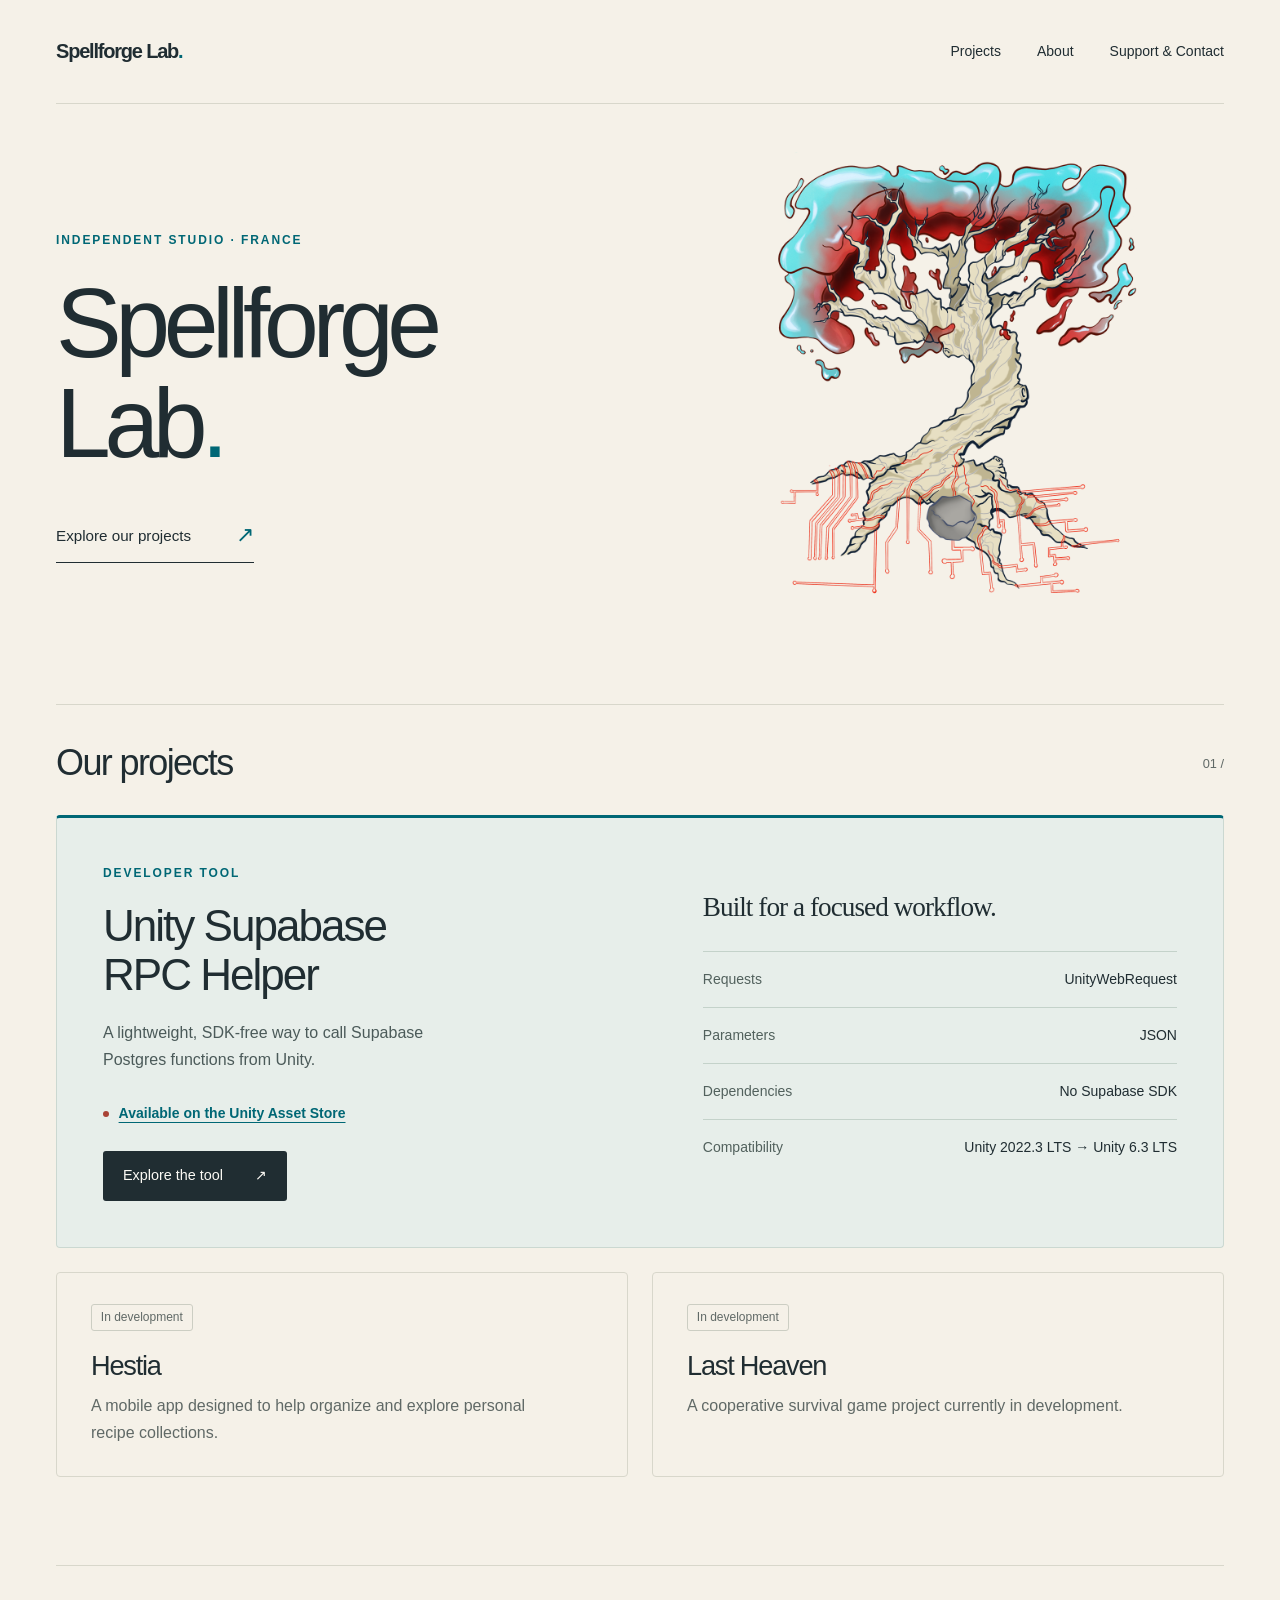
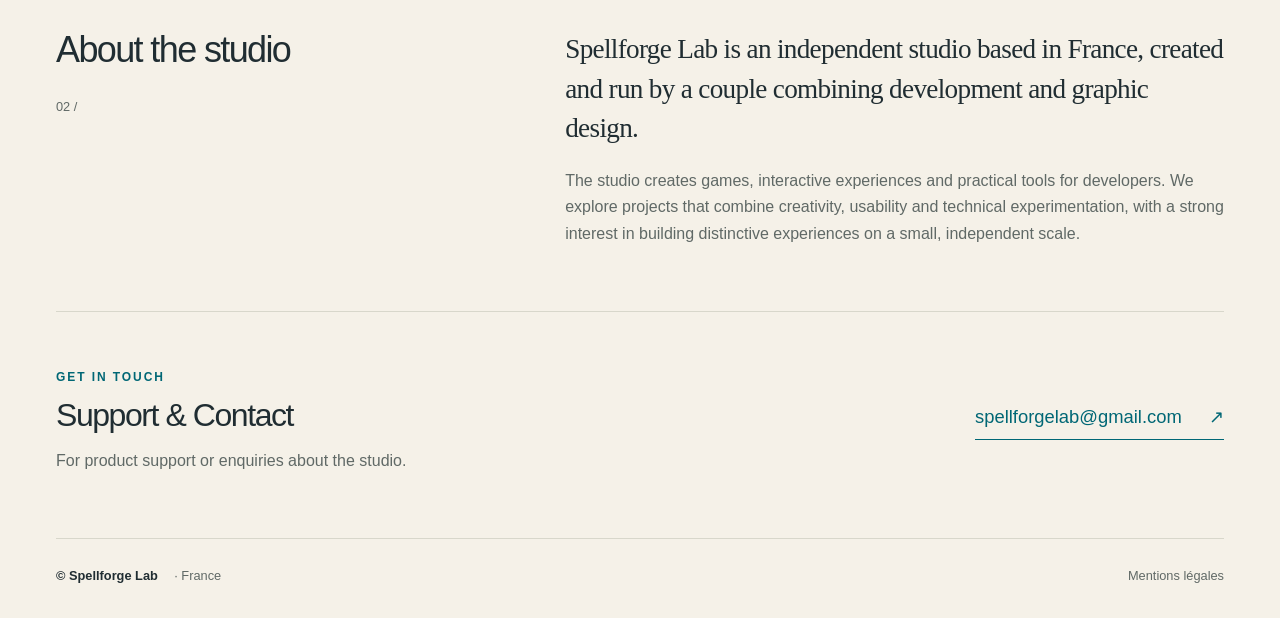
<file: index.html>
<!doctype html>
<html lang="en">
<head>
  <meta charset="utf-8">
  <meta name="viewport" content="width=device-width, initial-scale=1">
  <title>Spellforge Lab — Independent studio</title>
  <meta name="description" content="Spellforge Lab is an independent studio based in France, combining development and graphic design to create games, interactive experiences and developer tools.">
  <meta property="og:title" content="Spellforge Lab">
  <meta property="og:description" content="An independent studio based in France. Discover our projects, meet the studio and get in touch.">
  <meta property="og:type" content="website">
  <link rel="stylesheet" href="assets/styles.css">
</head>
<body>
  <a class="skip-link" href="#main">Skip to content</a>
  <header class="site-header wrap">
    <a class="wordmark" href="index.html" aria-current="page">Spellforge Lab<span class="brand-dot" aria-hidden="true">.</span></a>
    <nav aria-label="Main navigation"><a href="#projects">Projects</a><a href="#about">About</a><a href="#contact">Support &amp; Contact</a></nav>
  </header>
  <main id="main">
    <section class="hero wrap" aria-labelledby="studio-title">
      <div class="hero-copy"><p class="eyebrow">Independent studio · France</p><h1 id="studio-title">Spellforge<br>Lab<span class="brand-dot" aria-hidden="true">.</span></h1><a class="text-link" href="#projects">Explore our projects <span aria-hidden="true">↗</span></a></div>
      <div class="hero-art"><img src="assets/spellforge-lab.png" width="900" height="1200" alt="Spellforge Lab logo: a cream-coloured tree with cyan and red foliage, its roots becoming electronic circuits." fetchpriority="high"></div>
    </section>
    <section class="projects wrap section" id="projects" aria-labelledby="projects-title">
      <div class="section-heading"><h2 id="projects-title">Our projects</h2><span class="section-index" aria-hidden="true">01 /</span></div>
      <article class="featured-project">
        <div class="project-copy"><p class="eyebrow">Developer tool</p><h3>Unity Supabase<br>RPC Helper</h3><p>A lightweight, SDK-free way to call Supabase Postgres functions from Unity.</p><p class="availability"><a href="https://assetstore.unity.com/packages/tools/integration/supabase-rpc-helper-no-sdk-394298" target="_blank" rel="noopener noreferrer">Available on the Unity Asset Store</a></p><a class="button" href="unity-supabase-rpc-helper.html">Explore the tool <span aria-hidden="true">↗</span></a></div>
        <div class="project-facts"><p class="facts-title">Built for a focused workflow.</p><dl><div><dt>Requests</dt><dd>UnityWebRequest</dd></div><div><dt>Parameters</dt><dd>JSON</dd></div><div><dt>Dependencies</dt><dd>No Supabase SDK</dd></div><div><dt>Compatibility</dt><dd>Unity 2022.3 LTS → Unity 6.3 LTS</dd></div></dl></div>
      </article>
      <div class="secondary-projects">
        <article class="quiet-card"><span class="status">In development</span><h3>Hestia</h3><p>A mobile app designed to help organize and explore personal recipe collections.</p></article>
        <article class="quiet-card"><span class="status">In development</span><h3>Last Heaven</h3><p>A cooperative survival game project currently in development.</p></article>
      </div>
    </section>
    <section class="about wrap section" id="about" aria-labelledby="about-title"><div class="section-heading"><h2 id="about-title">About the studio</h2><span class="section-index" aria-hidden="true">02 /</span></div><div class="about-copy"><p class="intro">Spellforge Lab is an independent studio based in France, created and run by a couple combining development and graphic design.</p><p>The studio creates games, interactive experiences and practical tools for developers. We explore projects that combine creativity, usability and technical experimentation, with a strong interest in building distinctive experiences on a small, independent scale.</p></div></section>
    <section class="contact wrap section" id="contact" aria-labelledby="contact-title"><div><p class="eyebrow">Get in touch</p><h2 id="contact-title">Support &amp; Contact</h2><p>For product support or enquiries about the studio.</p></div><a class="contact-link" href="mailto:spellforgelab@gmail.com">spellforgelab@gmail.com <span aria-hidden="true">↗</span></a></section>
  </main>
  <footer class="site-footer wrap"><p>© Spellforge Lab <span>· France</span></p><a href="mentions-legales.html" lang="fr">Mentions légales</a></footer>
</body>
</html>
</file>
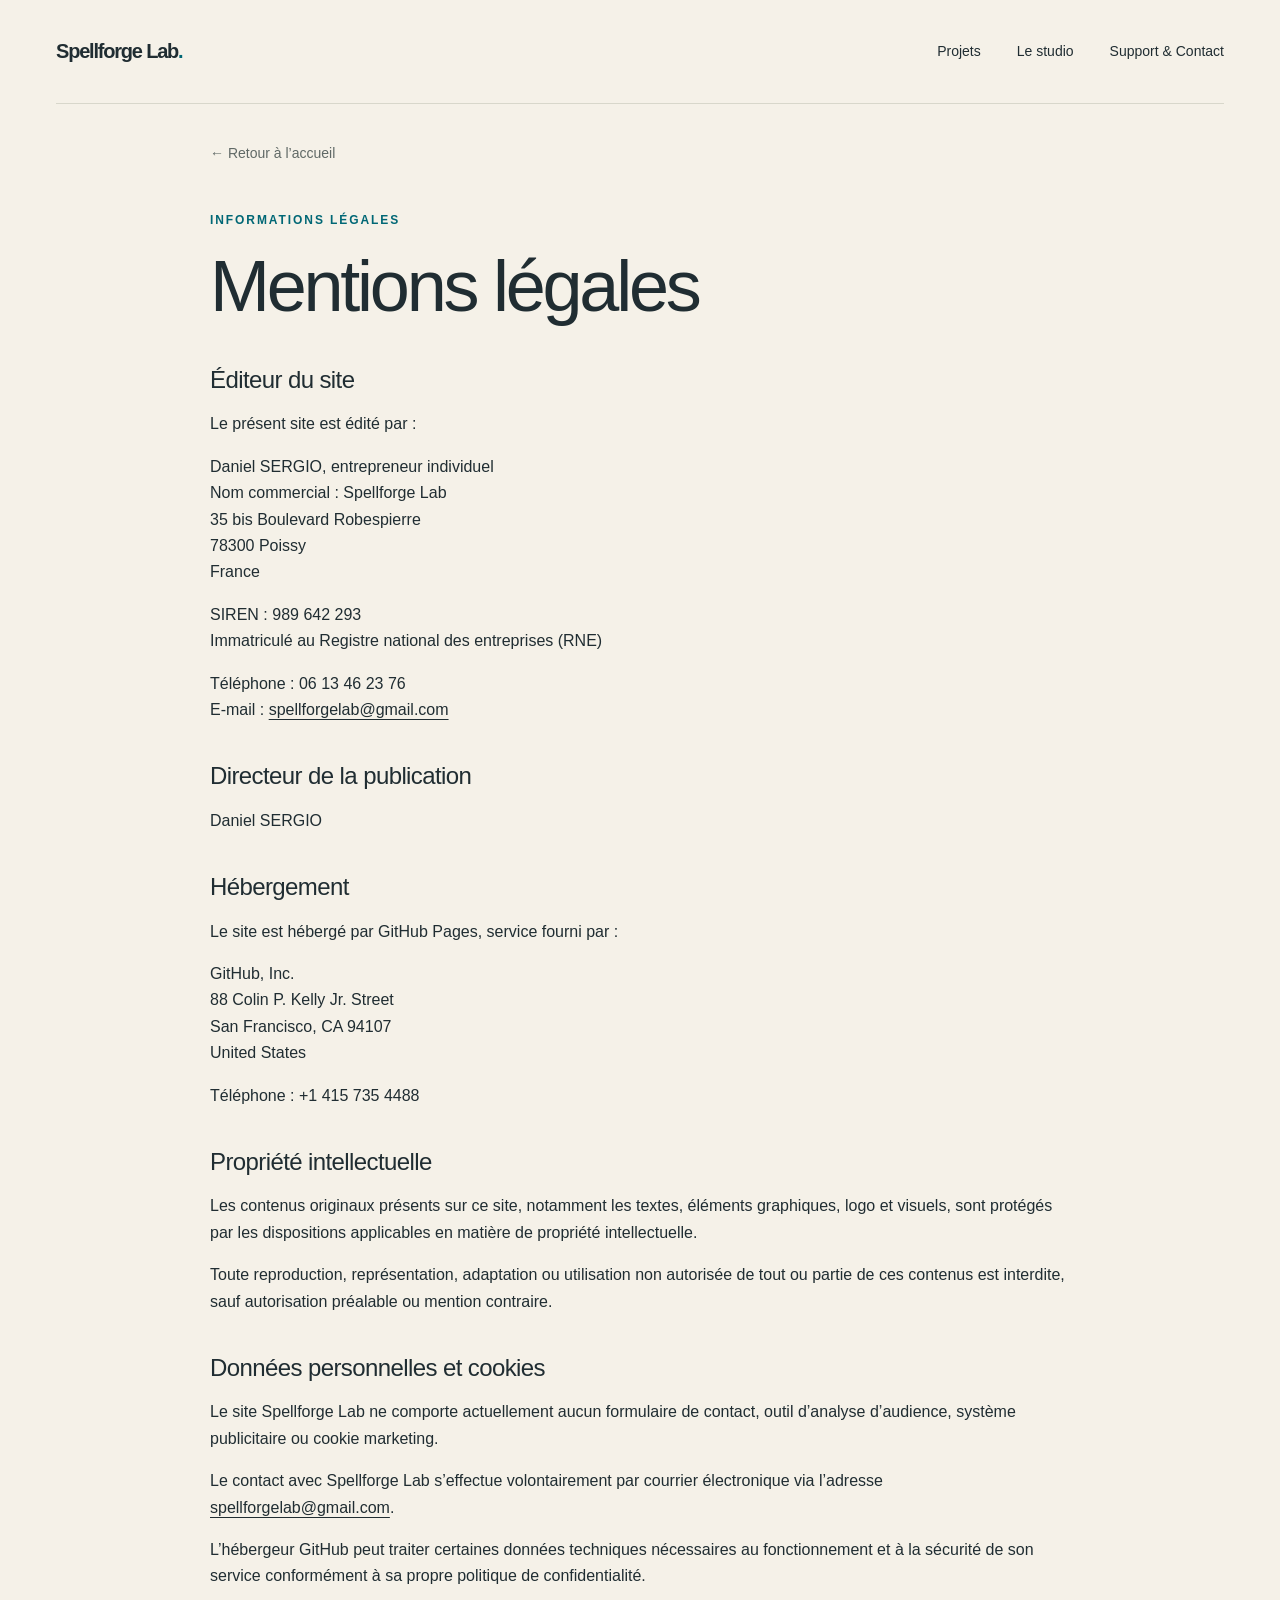
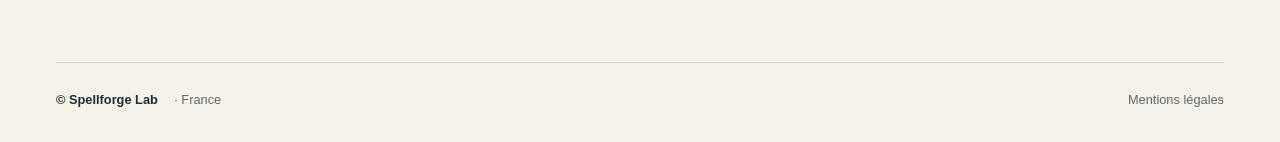
<file: mentions-legales.html>
<!doctype html>
<html lang="fr">
<head><meta charset="utf-8"><meta name="viewport" content="width=device-width, initial-scale=1"><title>Mentions légales — Spellforge Lab</title><meta name="description" content="Informations légales et contact de Spellforge Lab."><meta name="robots" content="noindex"><link rel="stylesheet" href="assets/styles.css"></head>
<body>
  <a class="skip-link" href="#main">Aller au contenu</a>
  <header class="site-header wrap"><a class="wordmark" href="index.html">Spellforge Lab<span class="brand-dot" aria-hidden="true">.</span></a><nav aria-label="Navigation principale"><a href="index.html#projects">Projets</a><a href="index.html#about">Le studio</a><a href="index.html#contact">Support &amp; Contact</a></nav></header>
  <main id="main" class="legal-page wrap">
    <a class="back-link" href="index.html">← Retour à l’accueil</a>
    <p class="eyebrow">Informations légales</p>
    <h1>Mentions légales</h1>
    <section>
      <h2>Éditeur du site</h2>
      <p>Le présent site est édité par :</p>
      <p>Daniel SERGIO, entrepreneur individuel<br>
        Nom commercial : Spellforge Lab<br>
        35 bis Boulevard Robespierre<br>
        78300 Poissy<br>
        France</p>
      <p>SIREN : 989 642 293<br>
        Immatriculé au Registre national des entreprises (RNE)</p>
      <p>Téléphone : 06 13 46 23 76<br>
        E-mail : <a href="mailto:spellforgelab@gmail.com">spellforgelab@gmail.com</a></p>
    </section>
    <section>
      <h2>Directeur de la publication</h2>
      <p>Daniel SERGIO</p>
    </section>
    <section>
      <h2>Hébergement</h2>
      <p>Le site est hébergé par GitHub Pages, service fourni par :</p>
      <p>GitHub, Inc.<br>
        88 Colin P. Kelly Jr. Street<br>
        San Francisco, CA 94107<br>
        United States</p>
      <p>Téléphone : +1 415 735 4488</p>
    </section>
    <section>
      <h2>Propriété intellectuelle</h2>
      <p>Les contenus originaux présents sur ce site, notamment les textes, éléments graphiques, logo et visuels, sont protégés par les dispositions applicables en matière de propriété intellectuelle.</p>
      <p>Toute reproduction, représentation, adaptation ou utilisation non autorisée de tout ou partie de ces contenus est interdite, sauf autorisation préalable ou mention contraire.</p>
    </section>
    <section>
      <h2>Données personnelles et cookies</h2>
      <p>Le site Spellforge Lab ne comporte actuellement aucun formulaire de contact, outil d’analyse d’audience, système publicitaire ou cookie marketing.</p>
      <p>Le contact avec Spellforge Lab s’effectue volontairement par courrier électronique via l’adresse <a href="mailto:spellforgelab@gmail.com">spellforgelab@gmail.com</a>.</p>
      <p>L’hébergeur GitHub peut traiter certaines données techniques nécessaires au fonctionnement et à la sécurité de son service conformément à sa propre politique de confidentialité.</p>
    </section>
  </main>
  <footer class="site-footer wrap"><p>© Spellforge Lab <span>· France</span></p><a href="mentions-legales.html" aria-current="page">Mentions légales</a></footer>
</body>
</html>
</file>
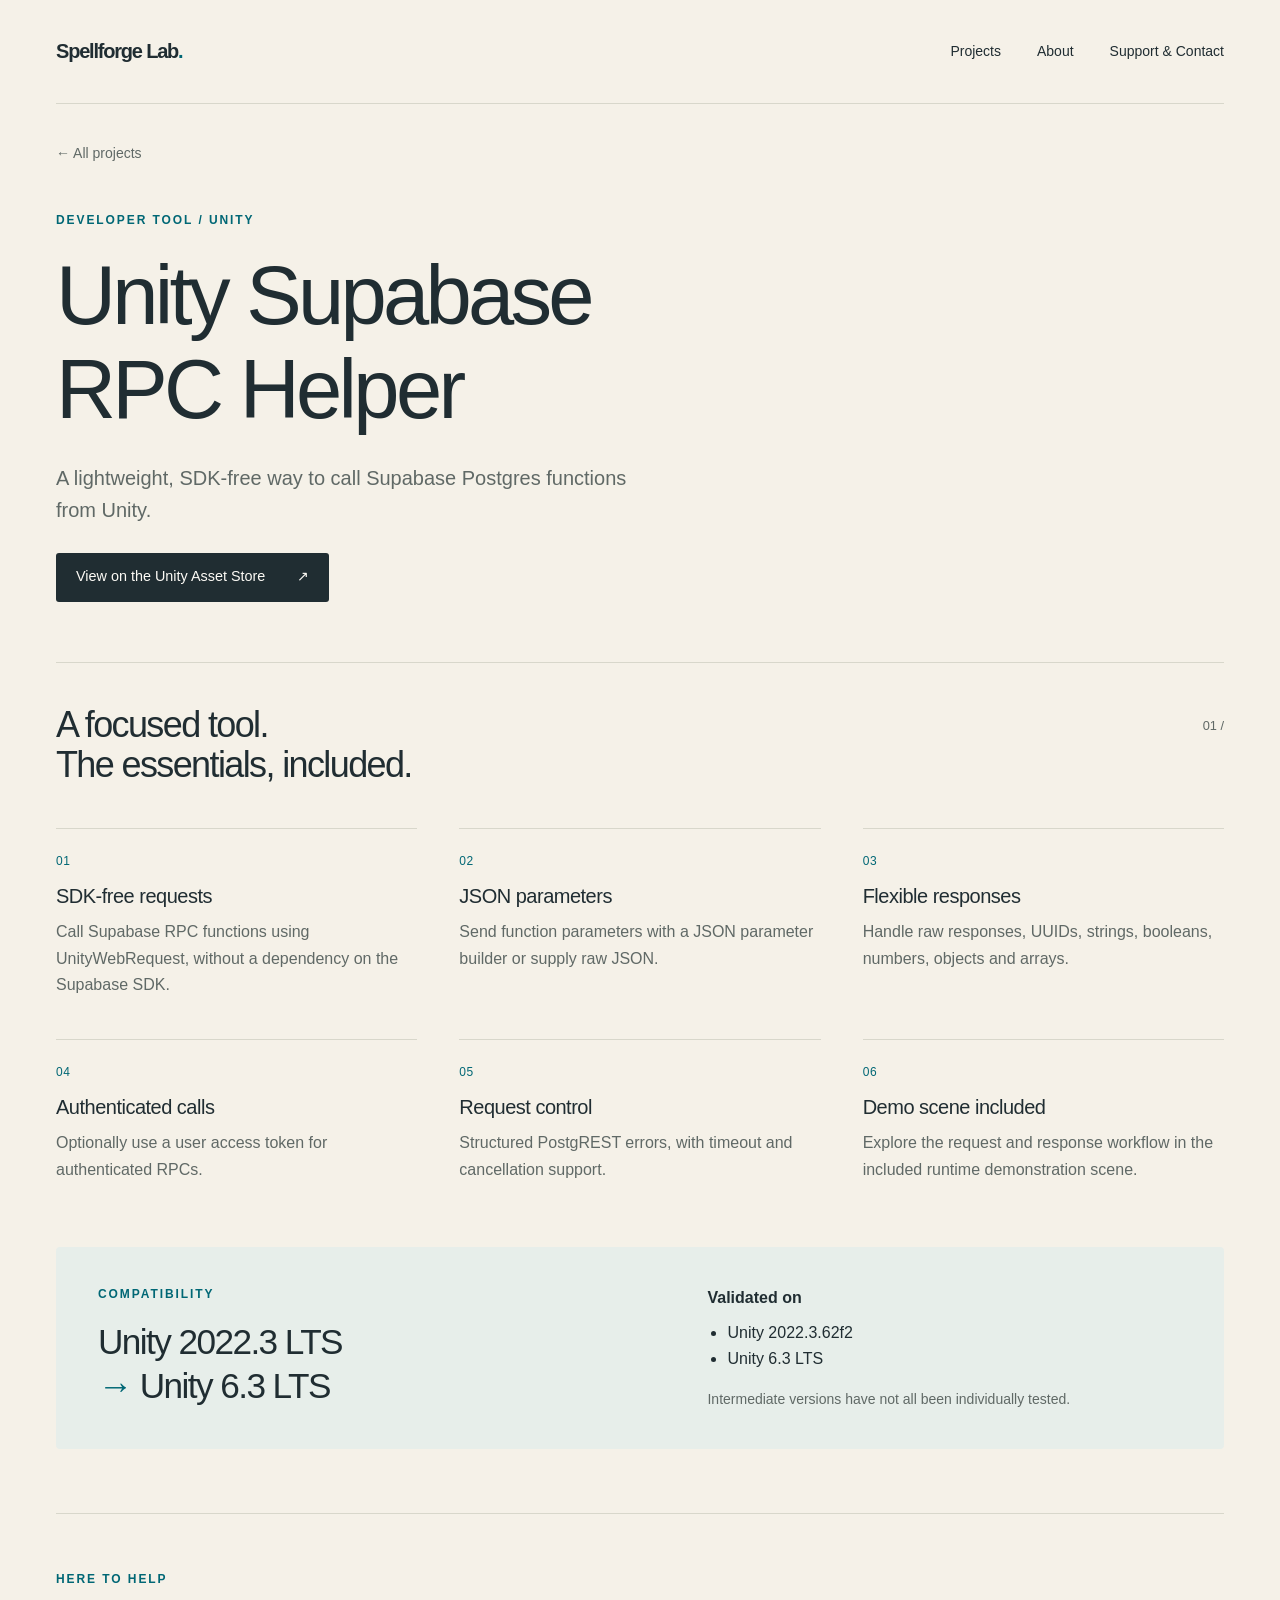
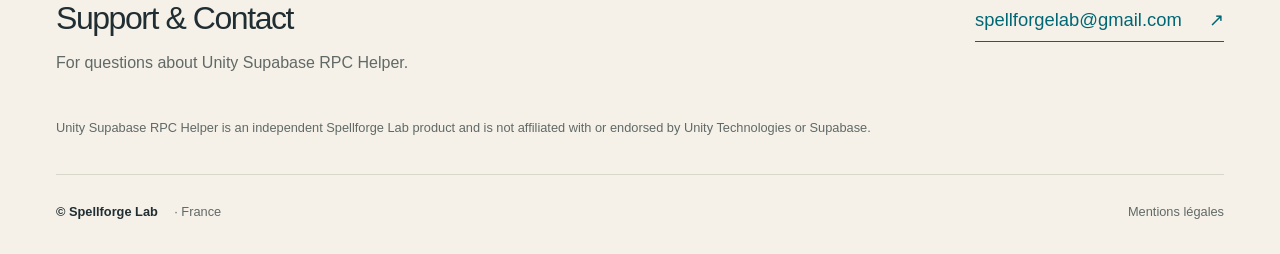
<file: unity-supabase-rpc-helper.html>
<!doctype html>
<html lang="en">
<head>
  <meta charset="utf-8"><meta name="viewport" content="width=device-width, initial-scale=1">
  <title>Unity Supabase RPC Helper — Spellforge Lab</title>
  <meta name="description" content="A lightweight, SDK-free way to call Supabase Postgres functions from Unity. Explore features, Unity compatibility and support from Spellforge Lab.">
  <meta property="og:title" content="Unity Supabase RPC Helper — Spellforge Lab"><meta property="og:description" content="A lightweight, SDK-free way to call Supabase Postgres functions from Unity."><meta property="og:type" content="website">
  <link rel="stylesheet" href="assets/styles.css">
</head>
<body>
  <a class="skip-link" href="#main">Skip to content</a>
  <header class="site-header wrap"><a class="wordmark" href="index.html">Spellforge Lab<span class="brand-dot" aria-hidden="true">.</span></a><nav aria-label="Main navigation"><a href="index.html#projects">Projects</a><a href="index.html#about">About</a><a href="#contact">Support &amp; Contact</a></nav></header>
  <main id="main" class="product-page">
    <section class="product-hero wrap"><a class="back-link" href="index.html#projects">← All projects</a><p class="eyebrow">Developer tool / Unity</p><h1>Unity Supabase<br>RPC Helper</h1><p class="lead">A lightweight, SDK-free way to call Supabase Postgres functions from Unity.</p><a class="button" href="https://assetstore.unity.com/packages/tools/integration/supabase-rpc-helper-no-sdk-394298" target="_blank" rel="noopener noreferrer">View on the Unity Asset Store <span aria-hidden="true">↗</span></a></section>
    <section class="features wrap section" aria-labelledby="features-title"><div class="section-heading"><h2 id="features-title">A focused tool.<br>The essentials, included.</h2><span class="section-index" aria-hidden="true">01 /</span></div><div class="feature-grid">
      <article><span class="feature-number" aria-hidden="true">01</span><h3>SDK-free requests</h3><p>Call Supabase RPC functions using UnityWebRequest, without a dependency on the Supabase SDK.</p></article>
      <article><span class="feature-number" aria-hidden="true">02</span><h3>JSON parameters</h3><p>Send function parameters with a JSON parameter builder or supply raw JSON.</p></article>
      <article><span class="feature-number" aria-hidden="true">03</span><h3>Flexible responses</h3><p>Handle raw responses, UUIDs, strings, booleans, numbers, objects and arrays.</p></article>
      <article><span class="feature-number" aria-hidden="true">04</span><h3>Authenticated calls</h3><p>Optionally use a user access token for authenticated RPCs.</p></article>
      <article><span class="feature-number" aria-hidden="true">05</span><h3>Request control</h3><p>Structured PostgREST errors, with timeout and cancellation support.</p></article>
      <article><span class="feature-number" aria-hidden="true">06</span><h3>Demo scene included</h3><p>Explore the request and response workflow in the included runtime demonstration scene.</p></article>
    </div></section>
    <section class="compatibility wrap" aria-labelledby="compatibility-title"><div><p class="eyebrow">Compatibility</p><h2 id="compatibility-title">Unity 2022.3 LTS<br><span class="range-arrow" aria-hidden="true">→ </span>Unity 6.3 LTS</h2></div><div><p><strong>Validated on</strong></p><ul><li>Unity 2022.3.62f2</li><li>Unity 6.3 LTS</li></ul><p class="small">Intermediate versions have not all been individually tested.</p></div></section>
    <section class="contact wrap section" id="contact" aria-labelledby="contact-title"><div><p class="eyebrow">Here to help</p><h2 id="contact-title">Support &amp; Contact</h2><p>For questions about Unity Supabase RPC Helper.</p></div><a class="contact-link" href="mailto:spellforgelab@gmail.com">spellforgelab@gmail.com <span aria-hidden="true">↗</span></a></section>
    <p class="disclaimer wrap">Unity Supabase RPC Helper is an independent Spellforge Lab product and is not affiliated with or endorsed by Unity Technologies or Supabase.</p>
  </main>
  <footer class="site-footer wrap"><p>© Spellforge Lab <span>· France</span></p><a href="mentions-legales.html" lang="fr">Mentions légales</a></footer>
</body>
</html>
</file>
<file: assets/styles.css>
:root{color-scheme:light;--paper:#f5f1e8;--ink:#202d32;--muted:#606966;--line:#d8d7cb;--accent:#006775;--cyan:#30c6cc;--red:#a94336;--panel:#e7eeea;--white:#fcfaf5;font-family:Arial,Helvetica,sans-serif;color:var(--ink);background:var(--paper);font-synthesis:none}
*{box-sizing:border-box}html{scroll-behavior:smooth;scroll-padding-top:2rem}body{margin:0;font-size:1rem;line-height:1.65}a{color:inherit;text-underline-offset:.25em}a:hover{color:var(--accent)}a:focus-visible{outline:3px solid var(--accent);outline-offset:6px;border-radius:2px}img{max-width:100%;display:block}h1,h2,h3,p{margin:0}h1,h2,h3{line-height:1.12;font-weight:500;letter-spacing:-.045em}p+p{margin-top:1.2rem}.wrap{width:min(1184px,calc(100% - 112px));margin-inline:auto}.site-header{min-height:104px;display:flex;align-items:center;justify-content:space-between;gap:2rem;border-bottom:1px solid var(--line)}.wordmark{font-size:1.25rem;font-weight:700;text-decoration:none;letter-spacing:-.06em;white-space:nowrap}.brand-dot{color:var(--accent)}nav{display:flex;gap:2.25rem;flex-wrap:wrap}nav a{font-size:.875rem;text-decoration:none}nav a:hover{text-decoration:underline}.skip-link{position:absolute;left:1rem;top:-8rem;padding:.6rem 1rem;background:var(--ink);color:white;z-index:5}.skip-link:focus{top:1rem}.hero{display:grid;grid-template-columns:1.1fr 1fr;align-items:center;min-height:600px;padding-block:46px 60px;gap:2rem}.eyebrow{text-transform:uppercase;letter-spacing:.16em;font-size:.75rem;font-weight:700;color:var(--accent);line-height:1.6}.hero h1{font-size:clamp(4.3rem,7.7vw,7rem);margin:1.4rem 0 2.7rem;line-height:1.02;letter-spacing:-.065em}.hero-art{display:flex;justify-content:center;align-items:center}.hero-art img{height:490px;width:auto;object-fit:contain}.text-link{display:inline-flex;gap:2.8rem;align-items:center;text-decoration:none;border-bottom:1px solid var(--ink);padding-bottom:.5rem;font-size:.95rem}.text-link span{color:var(--accent);font-size:1.4rem}.section{padding-block:64px}.section-heading{display:flex;align-items:start;justify-content:space-between;gap:1rem;margin-bottom:32px}.section-heading h2{font-size:2.25rem}.section-index{font-size:.8rem;color:var(--muted);font-variant-numeric:tabular-nums;padding-top:.6rem}.projects{border-top:1px solid var(--line);padding-top:38px}.featured-project{background:var(--panel);border:1px solid #cbd8d1;border-top:3px solid var(--accent);border-radius:4px;display:grid;grid-template-columns:1.13fr 1fr;gap:64px;padding:46px}.project-copy h3{font-size:2.75rem;margin:1.1rem 0 1.3rem}.project-copy>p:not(.eyebrow):not(.availability){max-width:380px;color:#4b5a59}.availability{font-size:.875rem;color:var(--accent);font-weight:600;display:flex;align-items:center;gap:.6rem;margin-top:1.8rem}.availability:before{content:"";width:6px;height:6px;border-radius:50%;background:var(--red);flex-shrink:0}.button{display:inline-flex;align-items:center;justify-content:space-between;gap:2rem;background:var(--ink);color:var(--white);padding:.8rem 1.25rem;border-radius:3px;text-decoration:none;font-size:.9rem;margin-top:1.65rem;transition:background .18s}.button:hover{background:var(--accent);color:white}.project-facts{align-self:center}.facts-title{font-family:Georgia,'Times New Roman',serif;font-size:1.7rem;line-height:1.3;letter-spacing:-.035em;margin-bottom:1.6rem}.project-facts dl{margin:0}.project-facts dl div{padding:1rem 0;border-top:1px solid #c4d2ca;display:flex;justify-content:space-between;gap:1rem;font-size:.875rem}.project-facts dt{color:#52615d}.project-facts dd{margin:0;text-align:right}.secondary-projects{display:grid;grid-template-columns:1fr 1fr;gap:24px;margin-top:24px}.quiet-card{padding:30px 34px;border:1px solid var(--line);border-radius:4px}.status{display:inline-block;font-size:.75rem;color:var(--muted);border:1px solid #cccec3;border-radius:3px;padding:.15rem .55rem}.quiet-card h3{font-size:1.7rem;margin:1.25rem 0 .75rem}.quiet-card p{color:var(--muted);max-width:440px}.about{display:grid;grid-template-columns:1fr 1.5fr;gap:70px;border-top:1px solid var(--line);margin-top:24px}.about .section-heading{display:block}.about .section-index{display:block;margin-top:1rem}.intro{font-family:Georgia,'Times New Roman',serif;font-size:1.7rem;line-height:1.45;letter-spacing:-.025em}.about-copy>p+p{color:var(--muted)}.contact{display:flex;align-items:center;justify-content:space-between;gap:2rem;border-top:1px solid var(--line);padding-block:56px 64px}.contact h2{font-size:2rem;margin:.7rem 0 .85rem}.contact p:not(.eyebrow){color:var(--muted)}.contact-link{font-size:1.15rem;display:flex;gap:1.7rem;align-items:center;color:var(--accent);text-decoration:none;border-bottom:1px solid var(--accent);padding-bottom:.4rem;overflow-wrap:anywhere}.site-footer{border-top:1px solid var(--line);padding-block:26px 32px;display:flex;justify-content:space-between;align-items:center;font-size:.8rem;gap:1.5rem}.site-footer p{font-weight:600}.site-footer span{font-weight:400;color:var(--muted);margin-left:.8rem}.site-footer a{color:var(--muted);text-decoration:none}.site-footer a:hover{text-decoration:underline}.back-link{display:inline-block;color:var(--muted);font-size:.875rem;text-decoration:none;margin-bottom:46px}.back-link:hover{text-decoration:underline}.product-hero{padding-block:36px 60px}.product-hero .eyebrow{margin-bottom:1.2rem}.product-hero h1{font-size:clamp(3rem,6.5vw,5.5rem)}.lead{font-size:1.25rem;line-height:1.6;max-width:600px;margin-top:1.65rem;color:var(--muted)}.features{border-top:1px solid var(--line);padding-top:42px}.feature-grid{display:grid;grid-template-columns:repeat(3,1fr);column-gap:42px;row-gap:40px;margin-top:42px}.feature-grid article{border-top:1px solid var(--line);padding-top:18px}.feature-number{font-size:.75rem;letter-spacing:.05em;color:var(--accent)}.feature-grid h3{font-size:1.25rem;letter-spacing:-.025em;margin:.75rem 0}.feature-grid p{color:var(--muted)}.compatibility{display:grid;grid-template-columns:1.2fr 1fr;gap:40px;background:var(--panel);border-radius:4px;padding:38px 42px;margin-bottom:64px}.compatibility h2{font-size:2.2rem;line-height:1.25;margin-top:1rem}.range-arrow{color:var(--accent)}.compatibility ul{padding-left:1.25rem;margin:.5rem 0 1rem}.small{font-size:.875rem;color:var(--muted)}.disclaimer{font-size:.8rem;color:var(--muted);margin-top:-24px;margin-bottom:36px;max-width:1184px}.legal-page{max-width:860px;padding-block:36px 72px}.legal-page h1{font-size:clamp(2.7rem,6vw,4.5rem);margin:1rem 0 2rem}.legal-notice{padding:1.2rem 1.5rem;background:#eee5d7;border-left:3px solid var(--red);font-size:.95rem}.legal-page section{margin-top:40px}.legal-page h2{font-size:1.5rem;letter-spacing:-.025em;margin-bottom:1.1rem}.legal-page section p+p{margin-top:1rem}.legal-fields{margin:0}.legal-fields div{padding:1rem 0;border-bottom:1px solid var(--line);display:grid;grid-template-columns:1fr 1.6fr;gap:1.5rem}.legal-fields dt{font-weight:600}.legal-fields dd{margin:0;overflow-wrap:anywhere}.placeholder{color:#7e4032}
@media(min-width:1600px){.hero{min-height:660px}.hero-art img{height:530px}}
@media(max-width:1000px){.wrap{width:calc(100% - 64px)}.hero{min-height:530px}.hero-art img{height:400px}.featured-project{gap:32px;padding:32px}.project-copy h3{font-size:2.3rem}.about{gap:36px;grid-template-columns:1fr 1.4fr}.contact{align-items:start;flex-direction:column;gap:1.5rem}.feature-grid{column-gap:24px}}
@media(max-width:680px){.wrap{width:calc(100% - 40px)}.site-header{padding-block:20px;gap:18px;align-items:flex-start;flex-direction:column;min-height:unset}nav{gap:1.5rem;width:100%}nav a{font-size:.8rem}.hero{grid-template-columns:1fr;gap:8px;padding-block:38px 30px;min-height:unset}.hero h1{font-size:clamp(3.5rem,14vw,5.5rem);margin:1.1rem 0 1.8rem}.hero-art{justify-content:flex-end;margin-top:-52px;pointer-events:none}.hero-art img{height:280px;width:210px}.hero-copy{position:relative;z-index:1}.hero .text-link{font-size:.85rem;gap:1rem}.section{padding-block:38px}.section-heading{margin-bottom:24px}.section-heading h2{font-size:1.9rem}.featured-project{grid-template-columns:1fr;padding:26px 24px;gap:36px}.project-copy h3{font-size:2.15rem}.project-facts dl div{font-size:.8rem}.facts-title{font-size:1.45rem}.secondary-projects{grid-template-columns:1fr;gap:16px;margin-top:16px}.quiet-card{padding:24px}.about{display:block;margin-top:0}.about .section-heading{display:flex}.about .section-index{margin:0}.intro{font-size:1.4rem}.contact h2{font-size:1.8rem}.contact-link{font-size:1rem;gap:1rem;max-width:100%}.site-footer{align-items:start;font-size:.75rem}.site-footer span{display:block;margin:0}.product-hero{padding-bottom:38px}.product-hero h1{font-size:clamp(2.6rem,10vw,4rem)}.back-link{margin-bottom:32px}.lead{font-size:1.1rem}.feature-grid{grid-template-columns:1fr;gap:28px;margin-top:30px}.compatibility{grid-template-columns:1fr;padding:28px 24px;margin-bottom:38px;gap:24px}.compatibility h2{font-size:1.8rem}.disclaimer{margin-top:-8px}.legal-fields div{grid-template-columns:1fr;gap:.35rem}.legal-page{padding-bottom:40px}}
/* Keep enlarged text within narrow layouts, without hiding overflow. */
.legal-page{overflow-wrap:anywhere}
h1,h2,h3,.wordmark{overflow-wrap:anywhere}
.hero-copy,.project-copy,.project-facts,.about-copy,.feature-grid article,.compatibility>div{min-width:0}
.wordmark{white-space:normal}
.project-facts dl div{flex-wrap:wrap}
.project-facts dd{overflow-wrap:anywhere;max-width:100%}
@media(max-width:680px){.hero-art{margin-top:0}.site-footer{flex-wrap:wrap}}
@media(prefers-reduced-motion:reduce){html{scroll-behavior:auto}*{transition:none!important}}
</file>
